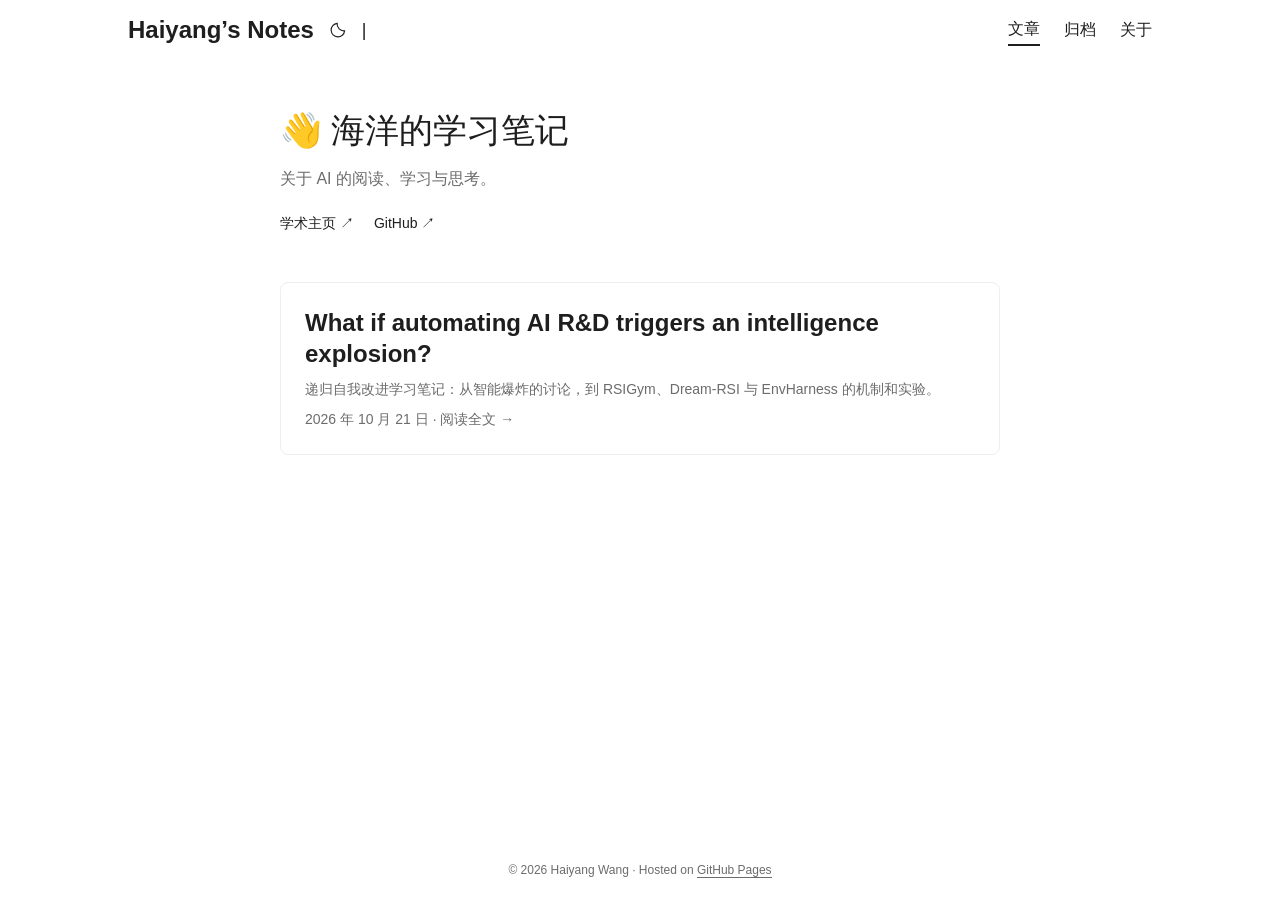
<file: site/index.html>
<!doctype html>
<html lang="zh-CN">
<head>
<meta charset="utf-8"><meta name="viewport" content="width=device-width,initial-scale=1">
<title>首页 · 海洋的学习笔记</title>
<meta name="description" content="汪海洋的学习笔记网站，记录关于 AI 的阅读、学习与思考。">
<meta name="color-scheme" content="light dark">
<link rel="icon" href="./favicon.svg" type="image/svg+xml">
<link rel="stylesheet" href="./styles.css">
<script src="./theme.js" defer></script>
</head>
<body>
<a class="skip-link" href="#main">跳到正文</a>
<header class="site-header"><div class="header-inner"><div class="logo-group"><a class="brand" href="./index.html">Haiyang’s Notes</a><button class="theme-toggle" type="button" aria-label="切换深色模式" title="切换深色模式"><svg aria-hidden="true" width="18" height="18" viewBox="0 0 24 24" fill="none" stroke="currentColor" stroke-width="1.5"><path d="M20.8 13.1A9 9 0 0 1 10.9 3.2 9 9 0 1 0 20.8 13.1Z"/></svg></button><span class="logo-divider" aria-hidden="true">|</span></div><nav aria-label="主导航"><a href="./index.html" aria-current="page">文章</a><a href="./archive.html">归档</a><a href="./about.html">关于</a></nav></div></header>
<main id="main"><section class="intro"><h1>👋 海洋的学习笔记</h1><p class="subtitle">关于 AI 的阅读、学习与思考。</p><div class="intro-links"><a href="https://haiyang-w.github.io/">学术主页 <span aria-hidden="true">↗</span></a><a href="https://github.com/Haiyang-W">GitHub <span aria-hidden="true">↗</span></a></div></section><section class="notes" aria-label="已发布笔记">
<article class="empty-state" aria-labelledby="rsi-title">
<h2 id="rsi-title"><a href="./rsi-talk/">What if automating AI R&amp;D triggers an intelligence explosion?</a></h2>
<p>递归自我改进学习笔记：从智能爆炸的讨论，到 RSIGym、Dream-RSI 与 EnvHarness 的机制和实验。</p>
<p><time datetime="2026-10-21">2026 年 10 月 21 日</time> · <a href="./rsi-talk/">阅读全文 →</a></p>
</article>
</section></main>
<footer class="site-footer"><span>© 2026 Haiyang Wang</span><span>Hosted on <a href="https://pages.github.com/">GitHub Pages</a></span></footer>
</body>
</html>
</file>
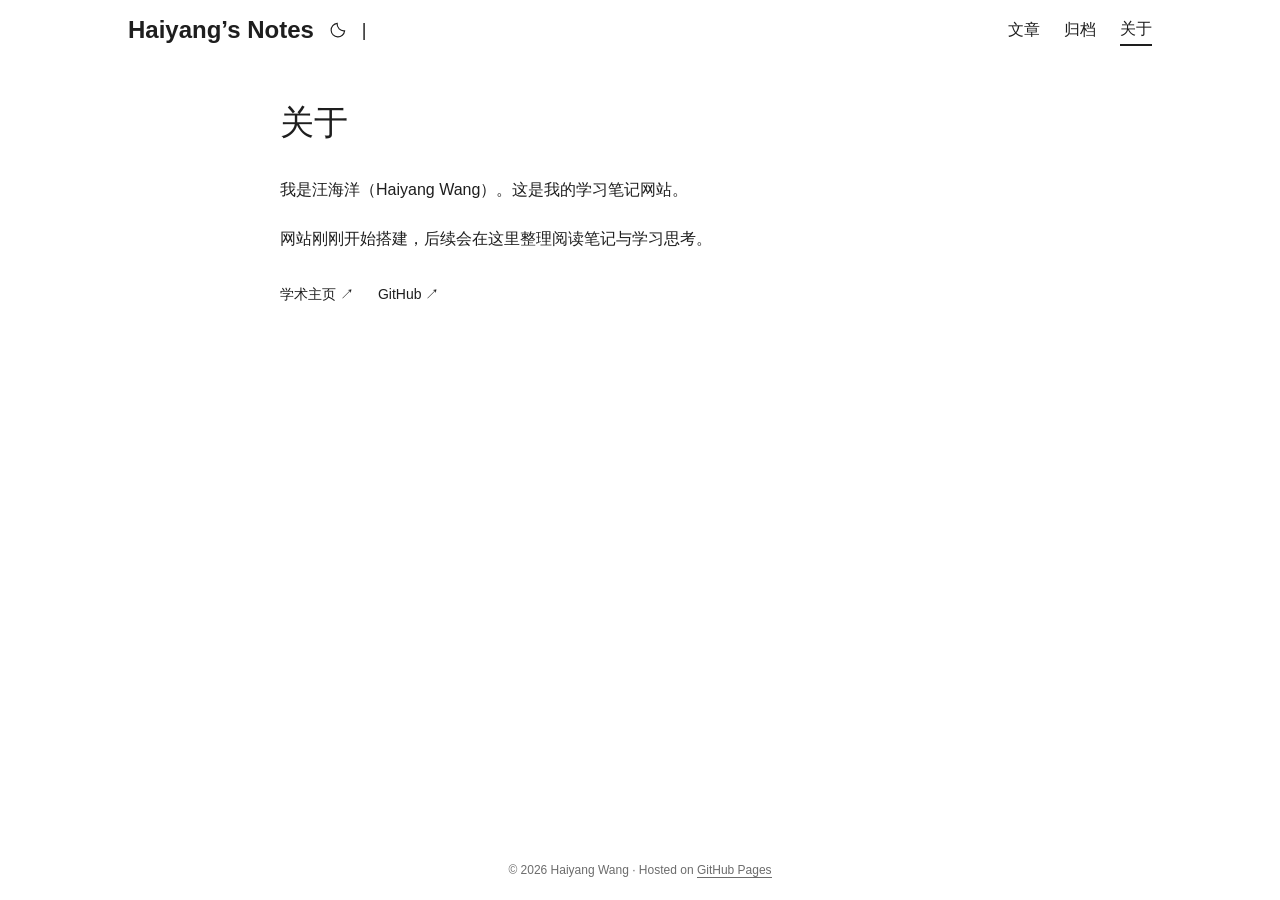
<file: site/about.html>
<!doctype html>
<html lang="zh-CN">
<head>
<meta charset="utf-8"><meta name="viewport" content="width=device-width,initial-scale=1">
<title>关于 · 海洋的学习笔记</title>
<meta name="description" content="汪海洋的学习笔记网站，记录关于 AI 的阅读、学习与思考。">
<meta name="color-scheme" content="light dark">
<link rel="icon" href="./favicon.svg" type="image/svg+xml">
<link rel="stylesheet" href="./styles.css">
<script src="./theme.js" defer></script>
</head>
<body>
<a class="skip-link" href="#main">跳到正文</a>
<header class="site-header"><div class="header-inner"><div class="logo-group"><a class="brand" href="./index.html">Haiyang’s Notes</a><button class="theme-toggle" type="button" aria-label="切换深色模式" title="切换深色模式"><svg aria-hidden="true" width="18" height="18" viewBox="0 0 24 24" fill="none" stroke="currentColor" stroke-width="1.5"><path d="M20.8 13.1A9 9 0 0 1 10.9 3.2 9 9 0 1 0 20.8 13.1Z"/></svg></button><span class="logo-divider" aria-hidden="true">|</span></div><nav aria-label="主导航"><a href="./index.html">文章</a><a href="./archive.html">归档</a><a href="./about.html" aria-current="page">关于</a></nav></div></header>
<main id="main"><section class="page-intro"><h1>关于</h1></section><div class="about-copy"><p>我是汪海洋（Haiyang Wang）。这是我的学习笔记网站。</p><p>网站刚刚开始搭建，后续会在这里整理阅读笔记与学习思考。</p><div class="about-links"><a href="https://haiyang-w.github.io/">学术主页 ↗</a><a href="https://github.com/Haiyang-W">GitHub ↗</a></div></div></main>
<footer class="site-footer"><span>© 2026 Haiyang Wang</span><span>Hosted on <a href="https://pages.github.com/">GitHub Pages</a></span></footer>
</body>
</html>
</file>
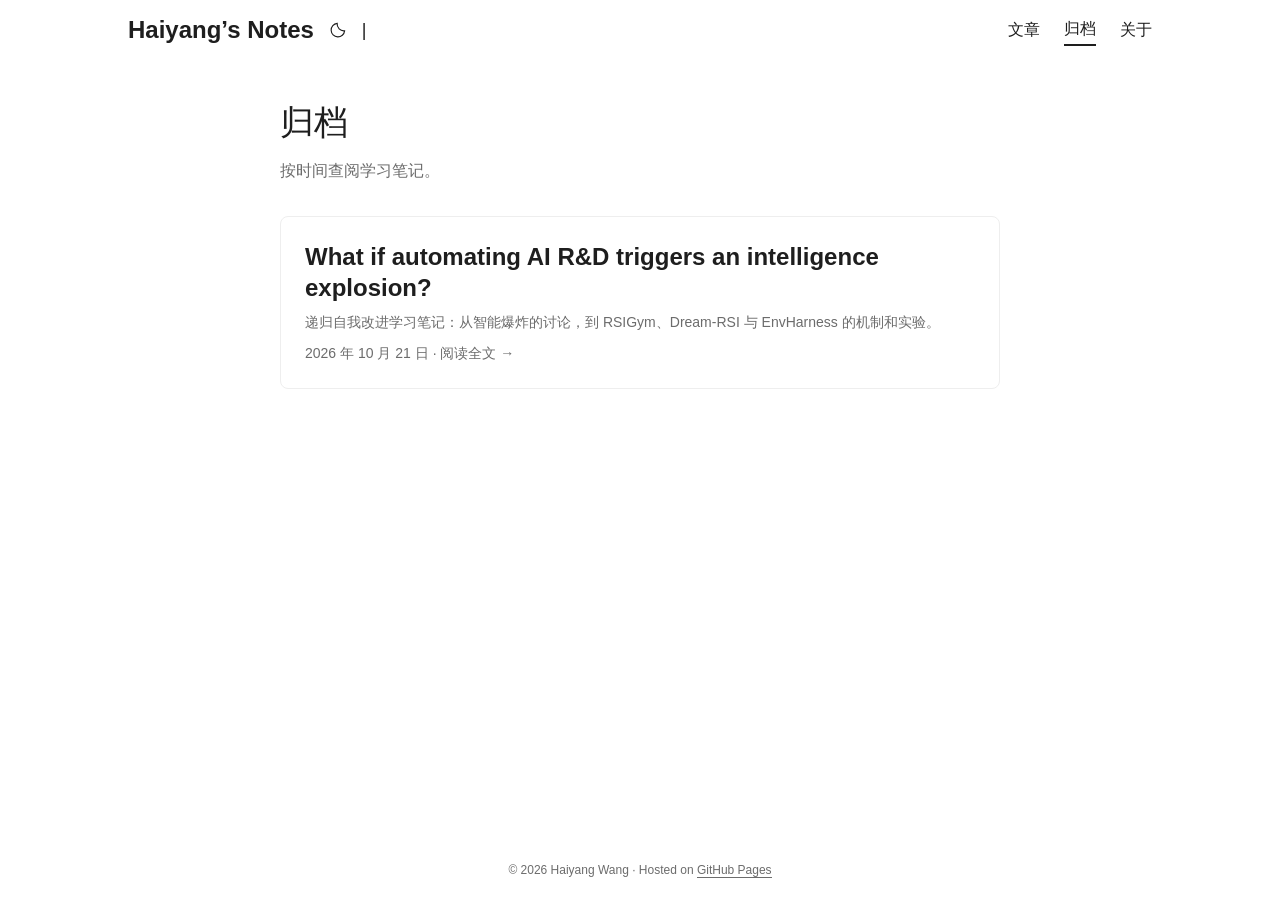
<file: site/archive.html>
<!doctype html>
<html lang="zh-CN">
<head>
<meta charset="utf-8"><meta name="viewport" content="width=device-width,initial-scale=1">
<title>归档 · 海洋的学习笔记</title>
<meta name="description" content="汪海洋的学习笔记网站，记录关于 AI 的阅读、学习与思考。">
<meta name="color-scheme" content="light dark">
<link rel="icon" href="./favicon.svg" type="image/svg+xml">
<link rel="stylesheet" href="./styles.css">
<script src="./theme.js" defer></script>
</head>
<body>
<a class="skip-link" href="#main">跳到正文</a>
<header class="site-header"><div class="header-inner"><div class="logo-group"><a class="brand" href="./index.html">Haiyang’s Notes</a><button class="theme-toggle" type="button" aria-label="切换深色模式" title="切换深色模式"><svg aria-hidden="true" width="18" height="18" viewBox="0 0 24 24" fill="none" stroke="currentColor" stroke-width="1.5"><path d="M20.8 13.1A9 9 0 0 1 10.9 3.2 9 9 0 1 0 20.8 13.1Z"/></svg></button><span class="logo-divider" aria-hidden="true">|</span></div><nav aria-label="主导航"><a href="./index.html">文章</a><a href="./archive.html" aria-current="page">归档</a><a href="./about.html">关于</a></nav></div></header>
<main id="main"><section class="page-intro"><h1>归档</h1><p class="subtitle">按时间查阅学习笔记。</p></section><article class="empty-state" aria-labelledby="rsi-title">
<h2 id="rsi-title"><a href="./rsi-talk/">What if automating AI R&amp;D triggers an intelligence explosion?</a></h2>
<p>递归自我改进学习笔记：从智能爆炸的讨论，到 RSIGym、Dream-RSI 与 EnvHarness 的机制和实验。</p>
<p><time datetime="2026-10-21">2026 年 10 月 21 日</time> · <a href="./rsi-talk/">阅读全文 →</a></p>
</article></main>
<footer class="site-footer"><span>© 2026 Haiyang Wang</span><span>Hosted on <a href="https://pages.github.com/">GitHub Pages</a></span></footer>
</body>
</html>
</file>
<file: site/styles.css>
:root {
  color-scheme: light;
  --bg: #fff;
  --fg: #1e1e1e;
  --muted: #6c6c6c;
  --border: #eee;
  --panel: #fff;
  --gap: 24px;
  font-family: -apple-system, BlinkMacSystemFont, "Segoe UI", Roboto,
    "Helvetica Neue", "PingFang SC", "Microsoft YaHei", sans-serif;
  font-synthesis: none;
}
@media (prefers-color-scheme: dark) {
  :root:not([data-theme=light]) {
    color-scheme: dark;
    --bg: #1d1e20;
    --fg: #dadadb;
    --muted: #9b9c9d;
    --border: #333;
    --panel: #2e2e33;
  }
}
:root[data-theme=dark] {
  color-scheme: dark;
  --bg: #1d1e20;
  --fg: #dadadb;
  --muted: #9b9c9d;
  --border: #333;
  --panel: #2e2e33;
}
:root[data-theme=light] { color-scheme: light; }
* { box-sizing: border-box; }
body {
  margin: 0;
  min-height: 100vh;
  display: flex;
  flex-direction: column;
  background: var(--bg);
  color: var(--fg);
  font-size: 16px;
  line-height: 1.6;
  overflow-wrap: break-word;
}
a { color: inherit; text-decoration: none; }
a:hover { text-decoration: underline; text-underline-offset: 4px; }
a:focus-visible, button:focus-visible {
  outline: 2px solid var(--fg);
  outline-offset: 5px;
  border-radius: 3px;
}
.skip-link {
  position: fixed;
  top: -60px;
  left: 16px;
  background: var(--bg);
  padding: 8px 14px;
  z-index: 10;
}
.skip-link:focus { top: 10px; }
.site-header { padding: 0 var(--gap); }
.header-inner {
  max-width: 1024px;
  min-height: 60px;
  margin: auto;
  display: flex;
  justify-content: space-between;
  align-items: center;
  gap: 24px;
}
.logo-group { display: flex; align-items: center; gap: 12px; }
.brand { font-size: 24px; font-weight: 700; white-space: nowrap; }
.brand:hover { text-decoration: none; }
.logo-divider { font-size: 18px; font-weight: 400; }
nav { display: flex; align-items: center; gap: 24px; font-size: 16px; }
nav a { padding: 2px 0; white-space: nowrap; }
nav a[aria-current=page] { font-weight: 500; border-bottom: 2px solid var(--fg); }
nav a:hover { text-decoration: none; }
.theme-toggle {
  width: 24px;
  height: 30px;
  padding: 3px;
  border: 0;
  color: var(--fg);
  background: none;
  cursor: pointer;
  display: grid;
  place-items: center;
}
main {
  width: 100%;
  max-width: 768px;
  padding: var(--gap);
  margin: 0 auto;
  flex: 1;
}
.intro { margin: 24px 0 48px; }
h1 { font-size: 34px; line-height: 1.3; margin: 0; font-weight: 700; }
.subtitle { color: var(--muted); font-size: 16px; margin: 14px 0; }
.intro-links { display: flex; gap: 20px; font-size: 14px; margin-top: 20px; }
.notes { margin: 0; }
.empty-state {
  padding: 24px;
  background: var(--panel);
  border: 1px solid var(--border);
  border-radius: 8px;
  margin-bottom: 24px;
}
.empty-state h2 { font-size: 24px; font-weight: 700; line-height: 1.3; margin: 0; }
.empty-state p { color: var(--muted); font-size: 14px; margin: 8px 0 0; }
.empty-state > span { color: var(--muted); font-size: 14px; }
.site-footer {
  width: 100%;
  max-width: 768px;
  margin: 0 auto;
  padding: 18px var(--gap);
  font-size: 12px;
  line-height: 24px;
  color: var(--muted);
  text-align: center;
}
.site-footer span + span::before { content: " · "; }
.site-footer a { border-bottom: 1px solid var(--muted); }
.site-footer a:hover { color: var(--fg); text-decoration: none; }
.page-intro { margin: 16px 0 32px; }
.about-copy { font-size: 16px; line-height: 1.8; }
.about-copy p { margin: 0 0 20px; }
.about-links { display: flex; gap: 24px; margin-top: 28px; font-size: 14px; }
@media (max-width: 600px) {
  :root { --gap: 14px; }
  .header-inner { flex-wrap: wrap; gap: 0 20px; }
  .logo-group { min-height: 60px; }
  nav { min-height: 44px; gap: 24px; }
  .intro { margin: 24px 0 38px; }
  h1 { font-size: 30px; }
  .empty-state { padding: 20px; }
  .empty-state h2 { font-size: 22px; }
}
@media (prefers-reduced-motion: reduce) {
  * { scroll-behavior: auto !important; }
}
</file>
